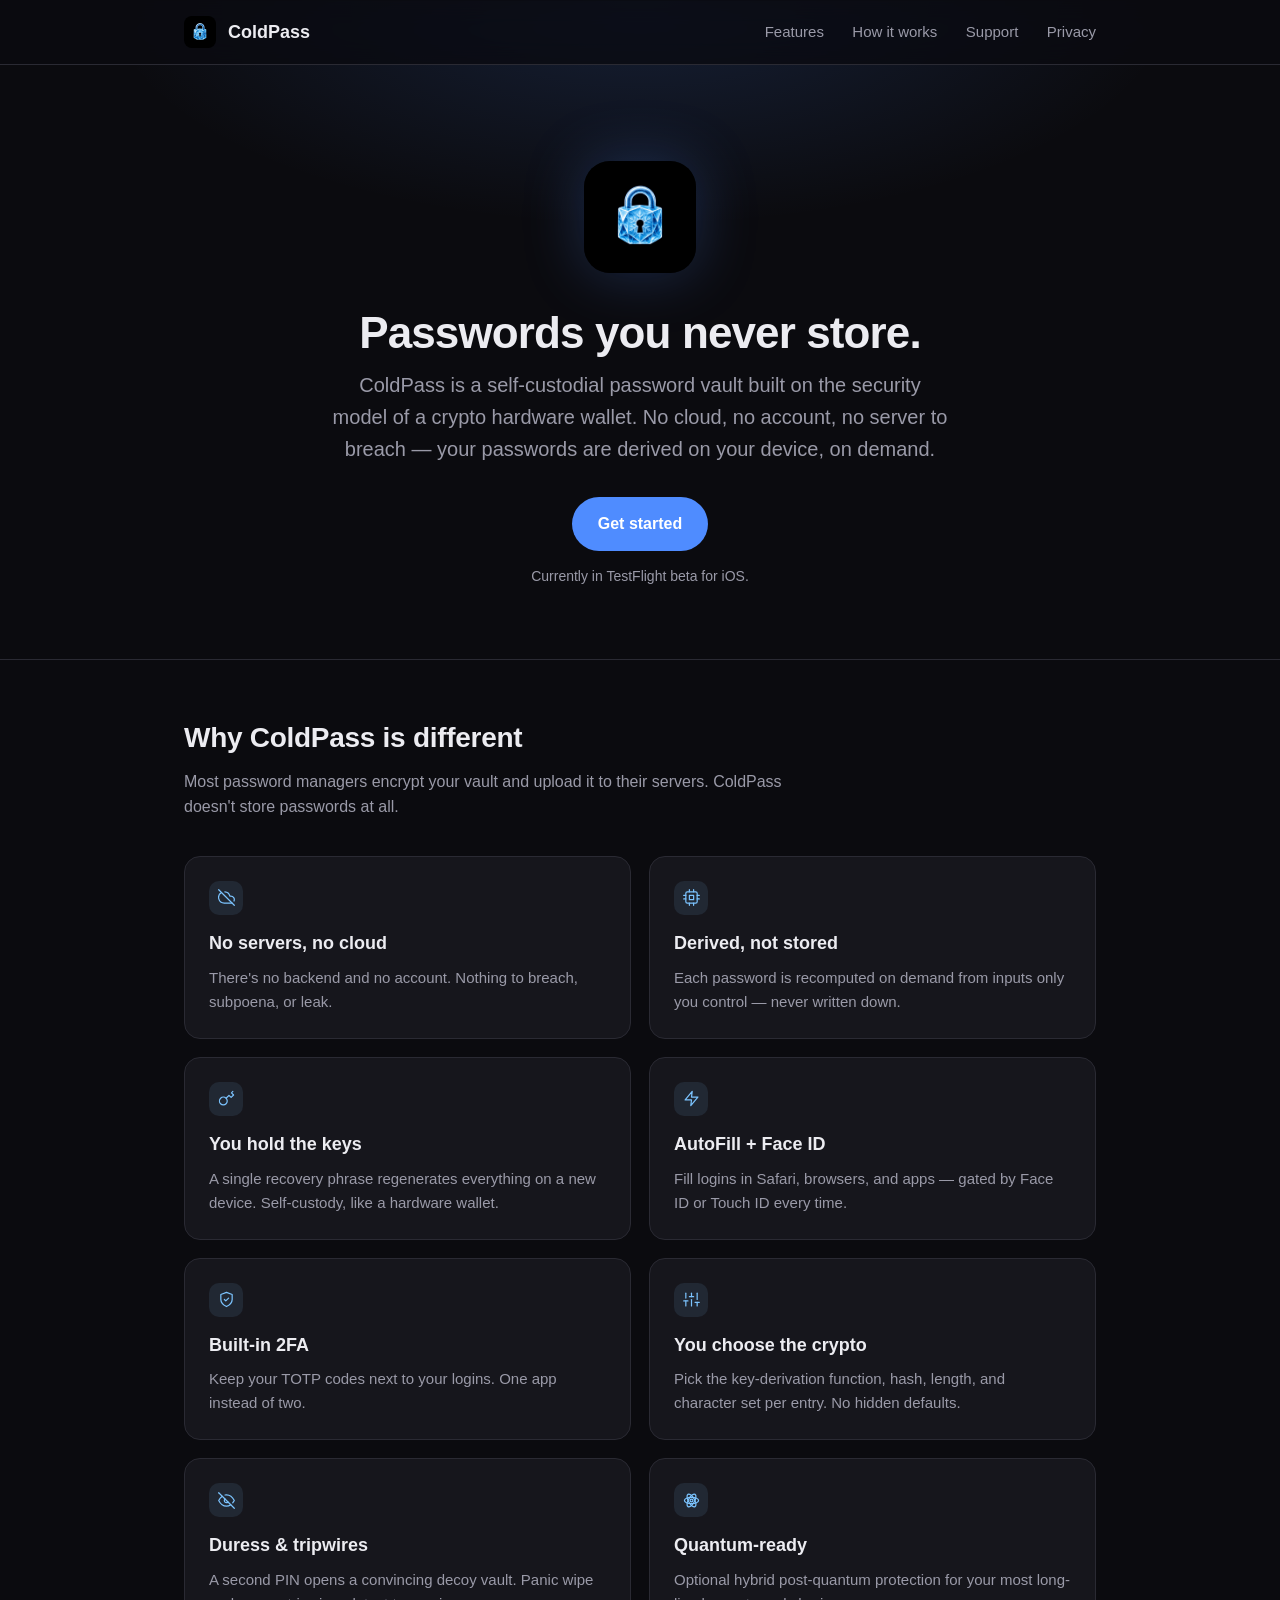
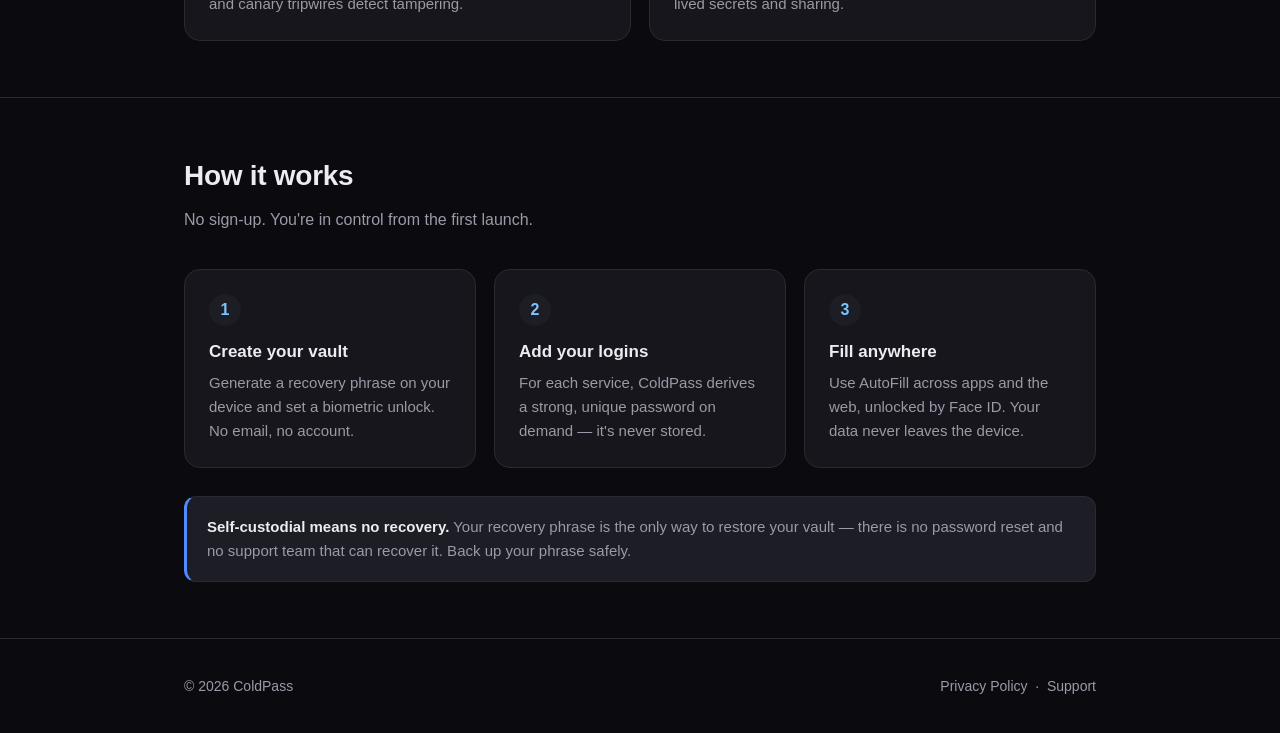
<file: index.html>
<!DOCTYPE html>
<html lang="en">
<head>
  <meta charset="utf-8" />
  <meta name="viewport" content="width=device-width, initial-scale=1" />
  <title>ColdPass — Self-custodial password vault</title>
  <meta name="description" content="ColdPass is a password manager with no cloud and no account. Passwords are derived on your device, never stored. Your seed, your keys, your control." />
  <link rel="icon" href="icon.png" />
  <link rel="stylesheet" href="style.css" />
  <meta property="og:title" content="ColdPass — Self-custodial password vault" />
  <meta property="og:description" content="No cloud. No account. Passwords derived on your device, never stored." />
  <meta property="og:image" content="icon.png" />
</head>
<body>
  <header class="site-header">
    <div class="wrap">
      <a class="brand" href="index.html"><img src="icon.png" alt="ColdPass" />ColdPass</a>
      <nav class="nav">
        <a href="#features">Features</a>
        <a href="#how">How it works</a>
        <a href="support.html">Support</a>
        <a href="privacy.html">Privacy</a>
      </nav>
    </div>
  </header>

  <main>
    <section class="hero" style="border-top:none">
      <div class="wrap">
        <img class="mark" src="icon.png" alt="ColdPass icon" />
        <h1>Passwords you never store.</h1>
        <p class="tagline">ColdPass is a self-custodial password vault built on the security model of a crypto hardware wallet. No cloud, no account, no server to breach — your passwords are derived on your device, on demand.</p>
        <a class="cta" href="support.html">Get started</a>
        <span class="cta-note">Currently in TestFlight beta for iOS.</span>
      </div>
    </section>

    <section id="features">
      <div class="wrap">
        <h2>Why ColdPass is different</h2>
        <p class="lead">Most password managers encrypt your vault and upload it to their servers. ColdPass doesn't store passwords at all.</p>
        <div class="grid">
          <div class="card">
            <div class="ico"><svg viewBox="0 0 24 24"><path d="M22.61 16.95A5 5 0 0 0 18 10h-1.26a8 8 0 0 0-7.05-6"/><path d="M5 5a8 8 0 0 0 4 15h9a5 5 0 0 0 1.7-.3"/><line x1="1" y1="1" x2="23" y2="23"/></svg></div>
            <h3>No servers, no cloud</h3><p>There's no backend and no account. Nothing to breach, subpoena, or leak.</p>
          </div>
          <div class="card">
            <div class="ico"><svg viewBox="0 0 24 24"><rect x="4" y="4" width="16" height="16" rx="2"/><rect x="9" y="9" width="6" height="6"/><path d="M9 1v3M15 1v3M9 20v3M15 20v3M20 9h3M20 14h3M1 9h3M1 14h3"/></svg></div>
            <h3>Derived, not stored</h3><p>Each password is recomputed on demand from inputs only you control — never written down.</p>
          </div>
          <div class="card">
            <div class="ico"><svg viewBox="0 0 24 24"><path d="M21 2l-2 2m-7.61 7.61a5.5 5.5 0 1 1-7.778 7.778 5.5 5.5 0 0 1 7.777-7.777zm0 0L15.5 7.5m0 0l3 3L22 7l-3-3"/></svg></div>
            <h3>You hold the keys</h3><p>A single recovery phrase regenerates everything on a new device. Self-custody, like a hardware wallet.</p>
          </div>
          <div class="card">
            <div class="ico"><svg viewBox="0 0 24 24"><polygon points="13 2 3 14 12 14 11 22 21 10 12 10 13 2"/></svg></div>
            <h3>AutoFill + Face ID</h3><p>Fill logins in Safari, browsers, and apps — gated by Face ID or Touch ID every time.</p>
          </div>
          <div class="card">
            <div class="ico"><svg viewBox="0 0 24 24"><path d="M12 22s8-4 8-10V5l-8-3-8 3v7c0 6 8 10 8 10z"/><path d="M9 12l2 2 4-4"/></svg></div>
            <h3>Built-in 2FA</h3><p>Keep your TOTP codes next to your logins. One app instead of two.</p>
          </div>
          <div class="card">
            <div class="ico"><svg viewBox="0 0 24 24"><line x1="4" y1="21" x2="4" y2="14"/><line x1="4" y1="10" x2="4" y2="3"/><line x1="12" y1="21" x2="12" y2="12"/><line x1="12" y1="8" x2="12" y2="3"/><line x1="20" y1="21" x2="20" y2="16"/><line x1="20" y1="12" x2="20" y2="3"/><line x1="1" y1="14" x2="7" y2="14"/><line x1="9" y1="8" x2="15" y2="8"/><line x1="17" y1="16" x2="23" y2="16"/></svg></div>
            <h3>You choose the crypto</h3><p>Pick the key-derivation function, hash, length, and character set per entry. No hidden defaults.</p>
          </div>
          <div class="card">
            <div class="ico"><svg viewBox="0 0 24 24"><path d="M17.94 17.94A10.07 10.07 0 0 1 12 20c-7 0-11-8-11-8a18.45 18.45 0 0 1 5.06-5.94M9.9 4.24A9.12 9.12 0 0 1 12 4c7 0 11 8 11 8a18.5 18.5 0 0 1-2.16 3.19m-6.72-1.07a3 3 0 1 1-4.24-4.24"/><line x1="1" y1="1" x2="23" y2="23"/></svg></div>
            <h3>Duress &amp; tripwires</h3><p>A second PIN opens a convincing decoy vault. Panic wipe and canary tripwires detect tampering.</p>
          </div>
          <div class="card">
            <div class="ico"><svg viewBox="0 0 24 24"><circle cx="12" cy="12" r="2"/><ellipse cx="12" cy="12" rx="10" ry="4.4"/><ellipse cx="12" cy="12" rx="10" ry="4.4" transform="rotate(60 12 12)"/><ellipse cx="12" cy="12" rx="10" ry="4.4" transform="rotate(120 12 12)"/></svg></div>
            <h3>Quantum-ready</h3><p>Optional hybrid post-quantum protection for your most long-lived secrets and sharing.</p>
          </div>
        </div>
      </div>
    </section>

    <section id="how">
      <div class="wrap">
        <h2>How it works</h2>
        <p class="lead">No sign-up. You're in control from the first launch.</p>
        <div class="steps">
          <div class="step"><h3>Create your vault</h3><p>Generate a recovery phrase on your device and set a biometric unlock. No email, no account.</p></div>
          <div class="step"><h3>Add your logins</h3><p>For each service, ColdPass derives a strong, unique password on demand — it's never stored.</p></div>
          <div class="step"><h3>Fill anywhere</h3><p>Use AutoFill across apps and the web, unlocked by Face ID. Your data never leaves the device.</p></div>
        </div>
        <div class="callout" style="margin-top:28px"><strong>Self-custodial means no recovery.</strong> Your recovery phrase is the only way to restore your vault — there is no password reset and no support team that can recover it. Back up your phrase safely.</div>
      </div>
    </section>
  </main>

  <footer class="site-footer">
    <div class="wrap">
      <span>© 2026 ColdPass</span>
      <span>
        <a href="privacy.html">Privacy Policy</a> &nbsp;·&nbsp;
        <a href="support.html">Support</a>
      </span>
    </div>
  </footer>
</body>
</html>
</file>
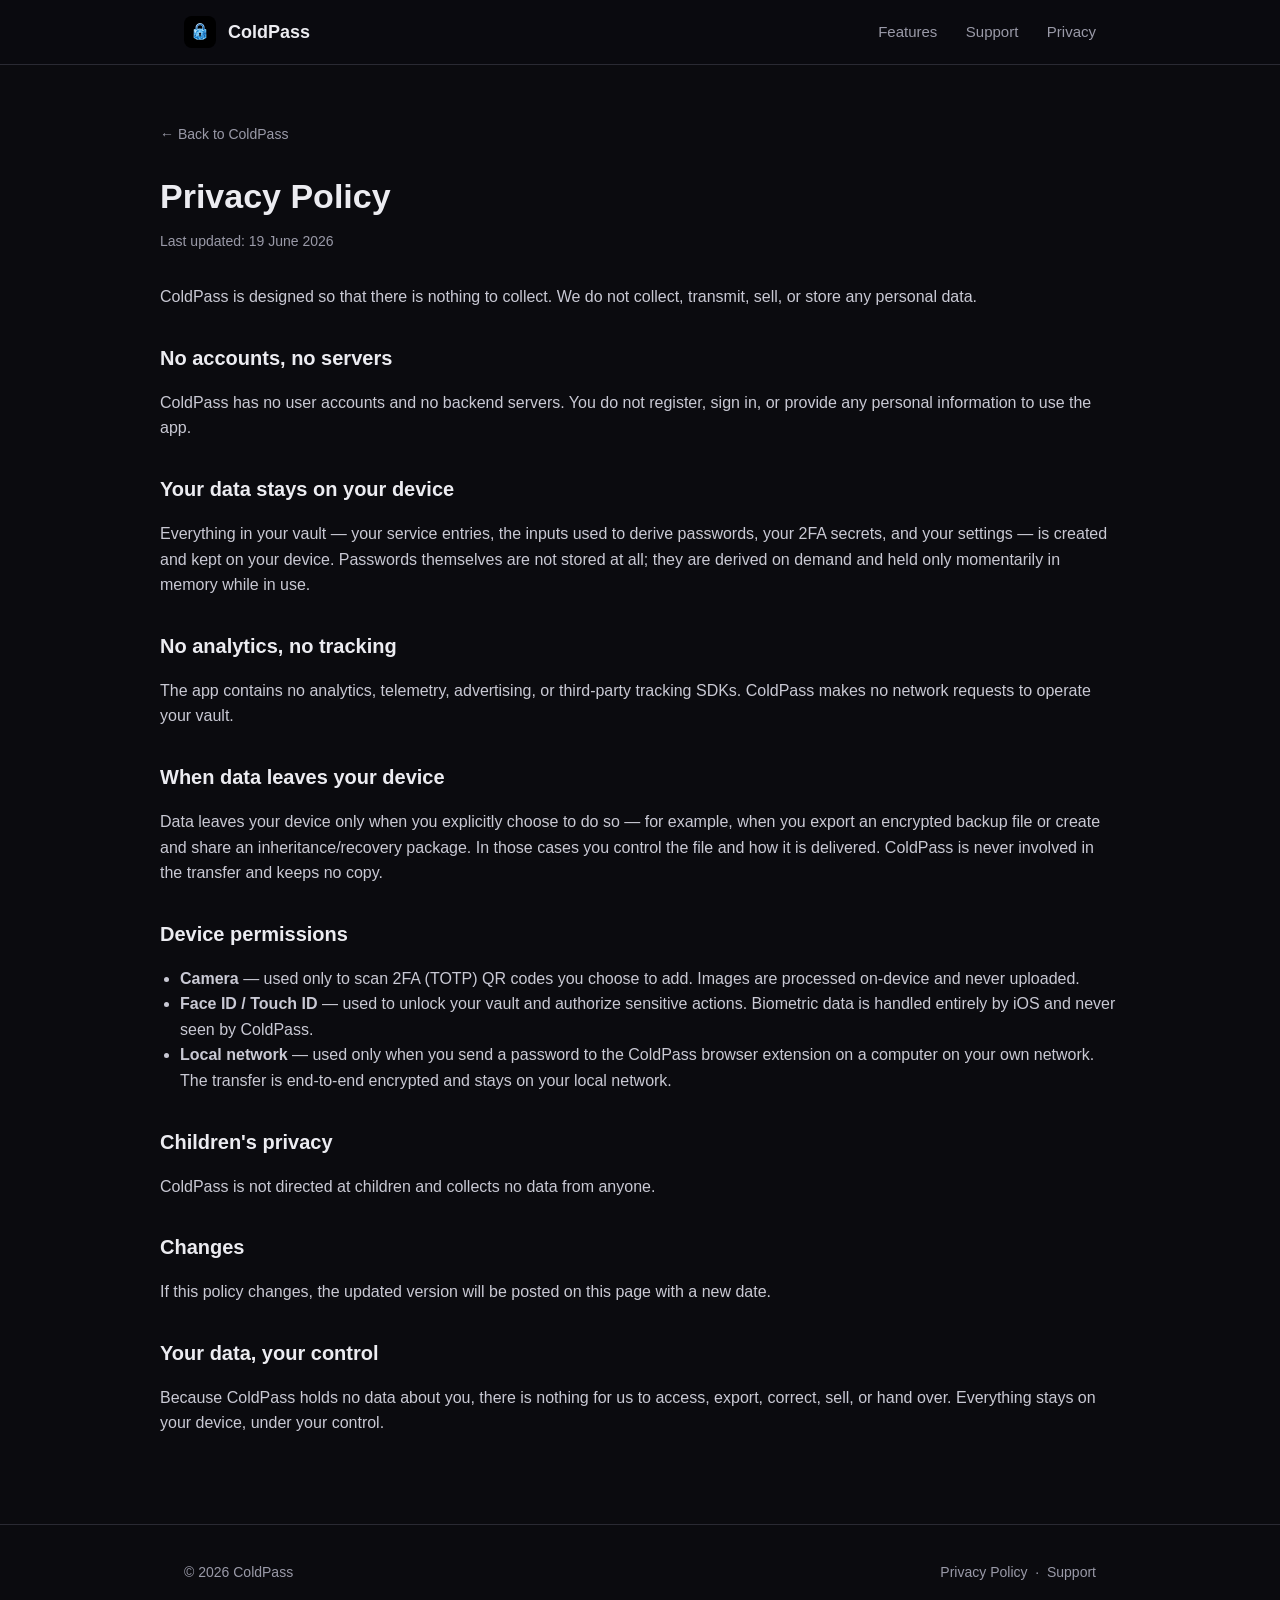
<file: privacy.html>
<!DOCTYPE html>
<html lang="en">
<head>
  <meta charset="utf-8" />
  <meta name="viewport" content="width=device-width, initial-scale=1" />
  <title>ColdPass — Privacy Policy</title>
  <meta name="description" content="ColdPass collects no personal data. There are no accounts and no servers." />
  <link rel="icon" href="icon.png" />
  <link rel="stylesheet" href="style.css" />
</head>
<body>
  <header class="site-header">
    <div class="wrap">
      <a class="brand" href="index.html"><img src="icon.png" alt="ColdPass" />ColdPass</a>
      <nav class="nav">
        <a href="index.html#features">Features</a>
        <a href="support.html">Support</a>
        <a href="privacy.html">Privacy</a>
      </nav>
    </div>
  </header>

  <main class="wrap doc">
    <a class="back" href="index.html">← Back to ColdPass</a>
    <h1>Privacy Policy</h1>
    <p class="updated">Last updated: 19 June 2026</p>

    <p>ColdPass is designed so that there is nothing to collect. We do not collect, transmit, sell, or store any personal data.</p>

    <h2>No accounts, no servers</h2>
    <p>ColdPass has no user accounts and no backend servers. You do not register, sign in, or provide any personal information to use the app.</p>

    <h2>Your data stays on your device</h2>
    <p>Everything in your vault — your service entries, the inputs used to derive passwords, your 2FA secrets, and your settings — is created and kept on your device. Passwords themselves are not stored at all; they are derived on demand and held only momentarily in memory while in use.</p>

    <h2>No analytics, no tracking</h2>
    <p>The app contains no analytics, telemetry, advertising, or third-party tracking SDKs. ColdPass makes no network requests to operate your vault.</p>

    <h2>When data leaves your device</h2>
    <p>Data leaves your device only when you explicitly choose to do so — for example, when you export an encrypted backup file or create and share an inheritance/recovery package. In those cases you control the file and how it is delivered. ColdPass is never involved in the transfer and keeps no copy.</p>

    <h2>Device permissions</h2>
    <ul>
      <li><strong>Camera</strong> — used only to scan 2FA (TOTP) QR codes you choose to add. Images are processed on-device and never uploaded.</li>
      <li><strong>Face ID / Touch ID</strong> — used to unlock your vault and authorize sensitive actions. Biometric data is handled entirely by iOS and never seen by ColdPass.</li>
      <li><strong>Local network</strong> — used only when you send a password to the ColdPass browser extension on a computer on your own network. The transfer is end-to-end encrypted and stays on your local network.</li>
    </ul>

    <h2>Children's privacy</h2>
    <p>ColdPass is not directed at children and collects no data from anyone.</p>

    <h2>Changes</h2>
    <p>If this policy changes, the updated version will be posted on this page with a new date.</p>

    <h2>Your data, your control</h2>
    <p>Because ColdPass holds no data about you, there is nothing for us to access, export, correct, sell, or hand over. Everything stays on your device, under your control.</p>
  </main>

  <footer class="site-footer">
    <div class="wrap">
      <span>© 2026 ColdPass</span>
      <span><a href="privacy.html">Privacy Policy</a> &nbsp;·&nbsp; <a href="support.html">Support</a></span>
    </div>
  </footer>
</body>
</html>
</file>
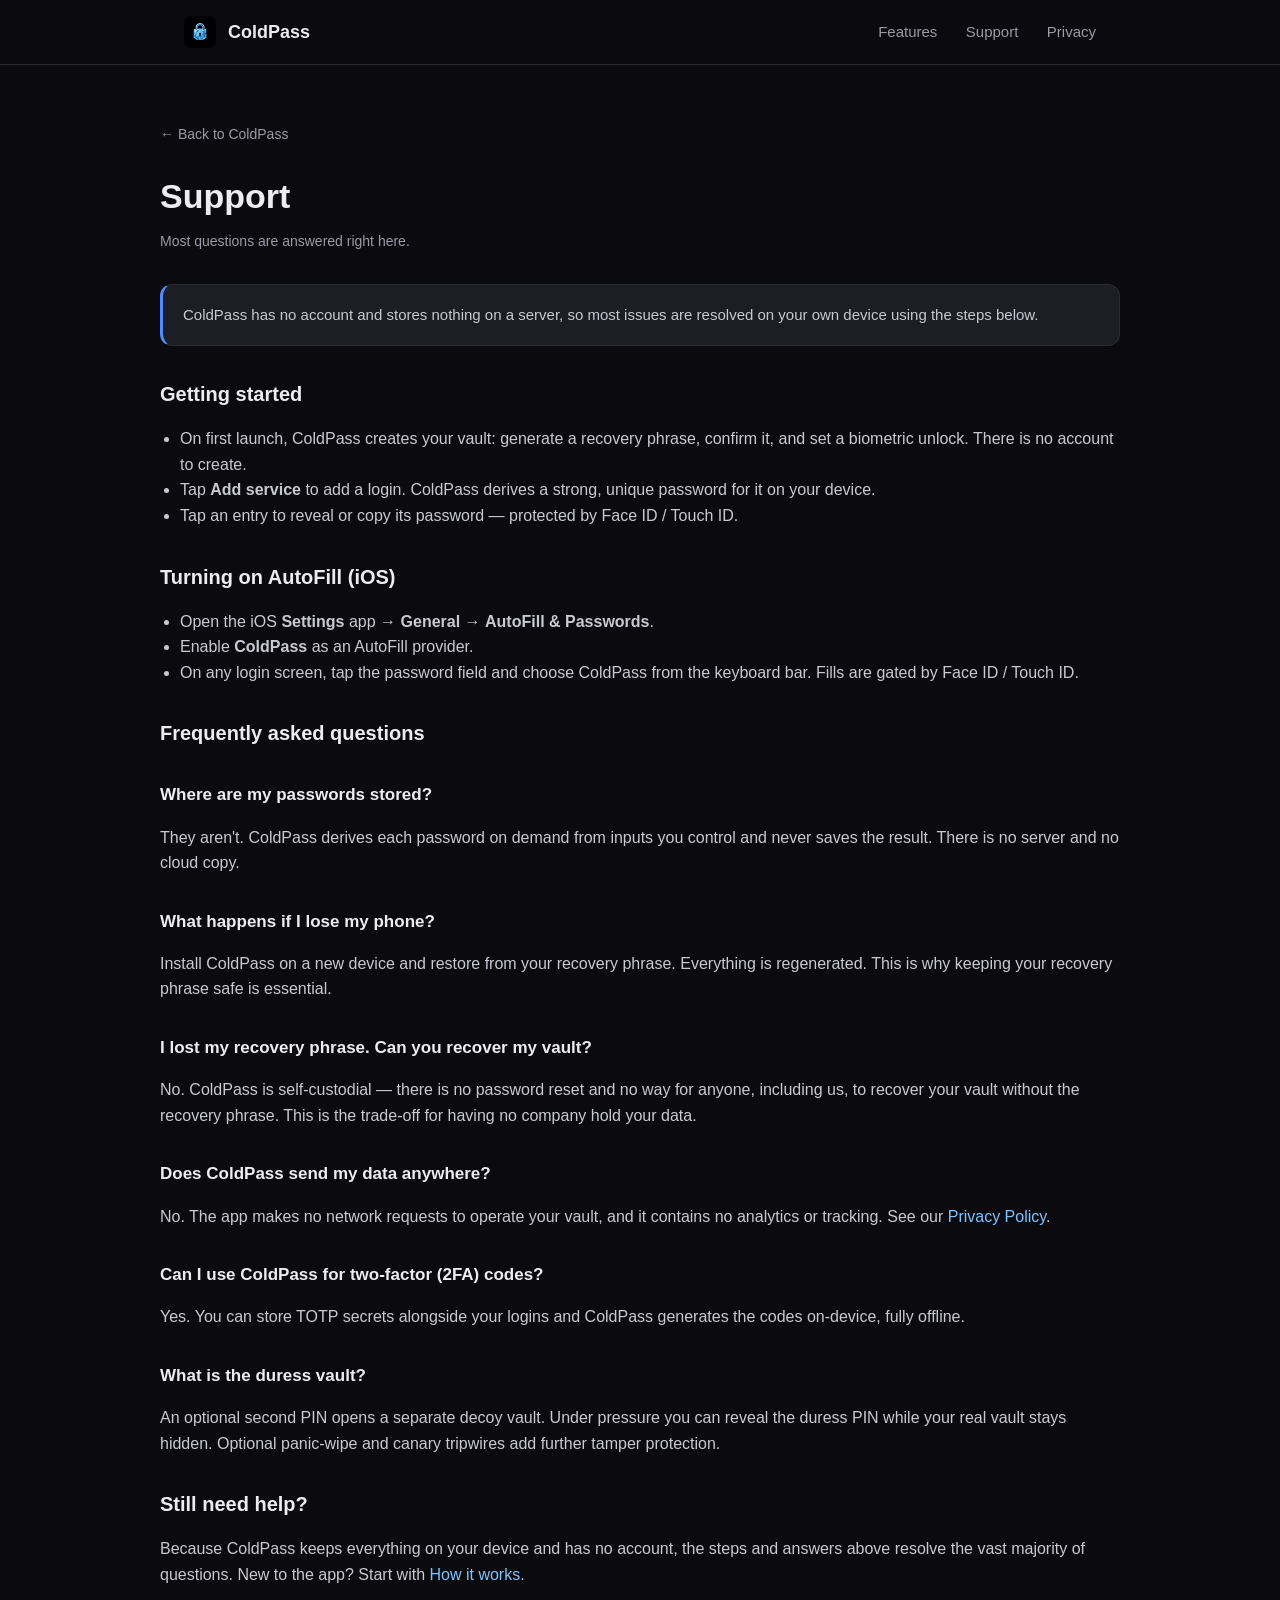
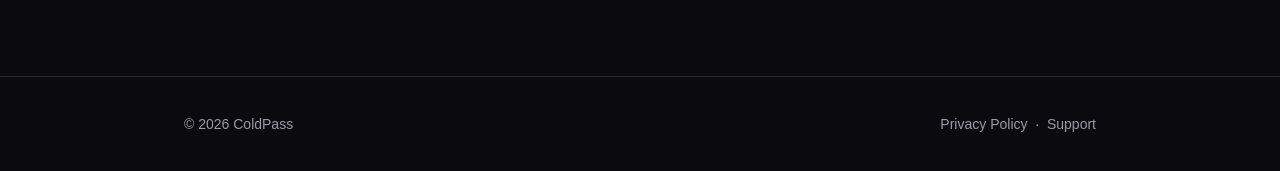
<file: support.html>
<!DOCTYPE html>
<html lang="en">
<head>
  <meta charset="utf-8" />
  <meta name="viewport" content="width=device-width, initial-scale=1" />
  <title>ColdPass — Support</title>
  <meta name="description" content="Help and frequently asked questions for ColdPass, the self-custodial password vault." />
  <link rel="icon" href="icon.png" />
  <link rel="stylesheet" href="style.css" />
</head>
<body>
  <header class="site-header">
    <div class="wrap">
      <a class="brand" href="index.html"><img src="icon.png" alt="ColdPass" />ColdPass</a>
      <nav class="nav">
        <a href="index.html#features">Features</a>
        <a href="support.html">Support</a>
        <a href="privacy.html">Privacy</a>
      </nav>
    </div>
  </header>

  <main class="wrap doc">
    <a class="back" href="index.html">← Back to ColdPass</a>
    <h1>Support</h1>
    <p class="updated">Most questions are answered right here.</p>

    <p class="callout">ColdPass has no account and stores nothing on a server, so most issues are resolved on your own device using the steps below.</p>

    <h2>Getting started</h2>
    <ul>
      <li>On first launch, ColdPass creates your vault: generate a recovery phrase, confirm it, and set a biometric unlock. There is no account to create.</li>
      <li>Tap <strong>Add service</strong> to add a login. ColdPass derives a strong, unique password for it on your device.</li>
      <li>Tap an entry to reveal or copy its password — protected by Face ID / Touch ID.</li>
    </ul>

    <h2>Turning on AutoFill (iOS)</h2>
    <ul>
      <li>Open the iOS <strong>Settings</strong> app → <strong>General</strong> → <strong>AutoFill &amp; Passwords</strong>.</li>
      <li>Enable <strong>ColdPass</strong> as an AutoFill provider.</li>
      <li>On any login screen, tap the password field and choose ColdPass from the keyboard bar. Fills are gated by Face ID / Touch ID.</li>
    </ul>

    <h2>Frequently asked questions</h2>

    <h2 style="font-size:17px">Where are my passwords stored?</h2>
    <p>They aren't. ColdPass derives each password on demand from inputs you control and never saves the result. There is no server and no cloud copy.</p>

    <h2 style="font-size:17px">What happens if I lose my phone?</h2>
    <p>Install ColdPass on a new device and restore from your recovery phrase. Everything is regenerated. This is why keeping your recovery phrase safe is essential.</p>

    <h2 style="font-size:17px">I lost my recovery phrase. Can you recover my vault?</h2>
    <p>No. ColdPass is self-custodial — there is no password reset and no way for anyone, including us, to recover your vault without the recovery phrase. This is the trade-off for having no company hold your data.</p>

    <h2 style="font-size:17px">Does ColdPass send my data anywhere?</h2>
    <p>No. The app makes no network requests to operate your vault, and it contains no analytics or tracking. See our <a href="privacy.html">Privacy Policy</a>.</p>

    <h2 style="font-size:17px">Can I use ColdPass for two-factor (2FA) codes?</h2>
    <p>Yes. You can store TOTP secrets alongside your logins and ColdPass generates the codes on-device, fully offline.</p>

    <h2 style="font-size:17px">What is the duress vault?</h2>
    <p>An optional second PIN opens a separate decoy vault. Under pressure you can reveal the duress PIN while your real vault stays hidden. Optional panic-wipe and canary tripwires add further tamper protection.</p>

    <h2>Still need help?</h2>
    <p>Because ColdPass keeps everything on your device and has no account, the steps and answers above resolve the vast majority of questions. New to the app? Start with <a href="index.html#how">How it works</a>.</p>
  </main>

  <footer class="site-footer">
    <div class="wrap">
      <span>© 2026 ColdPass</span>
      <span><a href="privacy.html">Privacy Policy</a> &nbsp;·&nbsp; <a href="support.html">Support</a></span>
    </div>
  </footer>
</body>
</html>
</file>
<file: style.css>
:root {
  --bg: #0b0b0f;
  --panel: #16161c;
  --panel-2: #1d1d25;
  --border: #2a2a33;
  --text: #ececf1;
  --muted: #9a9aa8;
  --accent: #4f8cff;
  --ice: #7cc4ff;
  --radius: 16px;
  --maxw: 960px;
}

* { box-sizing: border-box; }

html { scroll-behavior: smooth; }

body {
  margin: 0;
  background: var(--bg);
  color: var(--text);
  font: 16px/1.6 -apple-system, BlinkMacSystemFont, "Segoe UI", Roboto, Helvetica, Arial, sans-serif;
  -webkit-font-smoothing: antialiased;
}

a { color: var(--ice); text-decoration: none; }
a:hover { text-decoration: underline; }

.wrap { max-width: var(--maxw); margin: 0 auto; padding: 0 24px; }

/* header */
.site-header {
  position: sticky; top: 0; z-index: 10;
  background: rgba(11, 11, 15, 0.8);
  backdrop-filter: saturate(160%) blur(12px);
  border-bottom: 1px solid var(--border);
}
.site-header .wrap { display: flex; align-items: center; justify-content: space-between; height: 64px; }
.brand { display: flex; align-items: center; gap: 12px; font-weight: 700; font-size: 18px; color: var(--text); }
.brand img { width: 32px; height: 32px; border-radius: 8px; }
.nav a { color: var(--muted); margin-left: 24px; font-size: 15px; }
.nav a:hover { color: var(--text); text-decoration: none; }

/* hero */
.hero { text-align: center; padding: 96px 0 72px; position: relative; }
.hero::before {
  content: ""; position: absolute; left: 0; right: 0; top: -64px; height: 520px;
  background: radial-gradient(58% 60% at 50% 0%, rgba(79, 140, 255, 0.16), transparent 72%);
  pointer-events: none; z-index: -1;
}
.hero img.mark { width: 112px; height: 112px; border-radius: 26px; box-shadow: 0 0 60px rgba(79, 140, 255, 0.25); }
.hero h1 { font-size: 44px; line-height: 1.1; margin: 28px 0 12px; letter-spacing: -0.02em; }
.hero p.tagline { font-size: 20px; color: var(--muted); max-width: 620px; margin: 0 auto 32px; }
.cta { display: inline-flex; align-items: center; gap: 10px; background: var(--accent); color: #fff; font-weight: 600; padding: 14px 26px; border-radius: 999px; }
.cta:hover { text-decoration: none; filter: brightness(1.08); }
.cta-note { display: block; margin-top: 14px; color: var(--muted); font-size: 14px; }

/* sections */
section { padding: 56px 0; border-top: 1px solid var(--border); }
section h2 { font-size: 28px; letter-spacing: -0.01em; margin: 0 0 8px; }
section .lead { color: var(--muted); margin: 0 0 36px; max-width: 640px; }

/* feature grid */
.grid { display: grid; grid-template-columns: repeat(2, 1fr); gap: 18px; }
.card { background: var(--panel); border: 1px solid var(--border); border-radius: var(--radius); padding: 24px; transition: border-color 0.18s ease, transform 0.18s ease, background 0.18s ease; }
.card:hover { border-color: #3a3a48; transform: translateY(-2px); background: var(--panel-2); }
.card h3 { margin: 0 0 8px; font-size: 18px; }
.card p { margin: 0; color: var(--muted); font-size: 15px; }
.card .ico {
  width: 34px; height: 34px; border-radius: 10px; margin-bottom: 14px;
  display: flex; align-items: center; justify-content: center;
  background: rgba(124, 196, 255, 0.1); color: var(--ice);
}
.card .ico svg { width: 17px; height: 17px; fill: none; stroke: currentColor; stroke-width: 1.7; stroke-linecap: round; stroke-linejoin: round; }

/* steps */
.steps { display: grid; grid-template-columns: repeat(3, 1fr); gap: 18px; counter-reset: step; }
.step { background: var(--panel); border: 1px solid var(--border); border-radius: var(--radius); padding: 24px; }
.step::before { counter-increment: step; content: counter(step); display: inline-flex; align-items: center; justify-content: center; width: 32px; height: 32px; border-radius: 999px; background: var(--panel-2); color: var(--ice); font-weight: 700; margin-bottom: 12px; }
.step h3 { margin: 0 0 6px; font-size: 17px; }
.step p { margin: 0; color: var(--muted); font-size: 15px; }

/* callout */
.callout { background: var(--panel-2); border: 1px solid var(--border); border-left: 3px solid var(--accent); border-radius: 12px; padding: 18px 20px; color: var(--muted); font-size: 15px; }
.callout strong { color: var(--text); }

/* content pages */
.doc { padding: 56px 0 72px; }
.doc h1 { font-size: 34px; margin: 0 0 6px; }
.doc .updated { color: var(--muted); font-size: 14px; margin: 0 0 32px; }
.doc h2 { font-size: 20px; margin: 32px 0 8px; }
.doc p, .doc li { color: #c9c9d4; }
.doc ul { padding-left: 20px; }
.back { display: inline-block; margin-bottom: 24px; color: var(--muted); font-size: 14px; }

/* footer */
.site-footer { border-top: 1px solid var(--border); padding: 36px 0; color: var(--muted); font-size: 14px; }
.site-footer .wrap { display: flex; flex-wrap: wrap; gap: 16px 28px; align-items: center; justify-content: space-between; }
.site-footer a { color: var(--muted); }
.site-footer a:hover { color: var(--text); }

@media (max-width: 680px) {
  .hero h1 { font-size: 34px; }
  .grid, .steps { grid-template-columns: 1fr; }
  .nav a { margin-left: 16px; }
}
</file>
